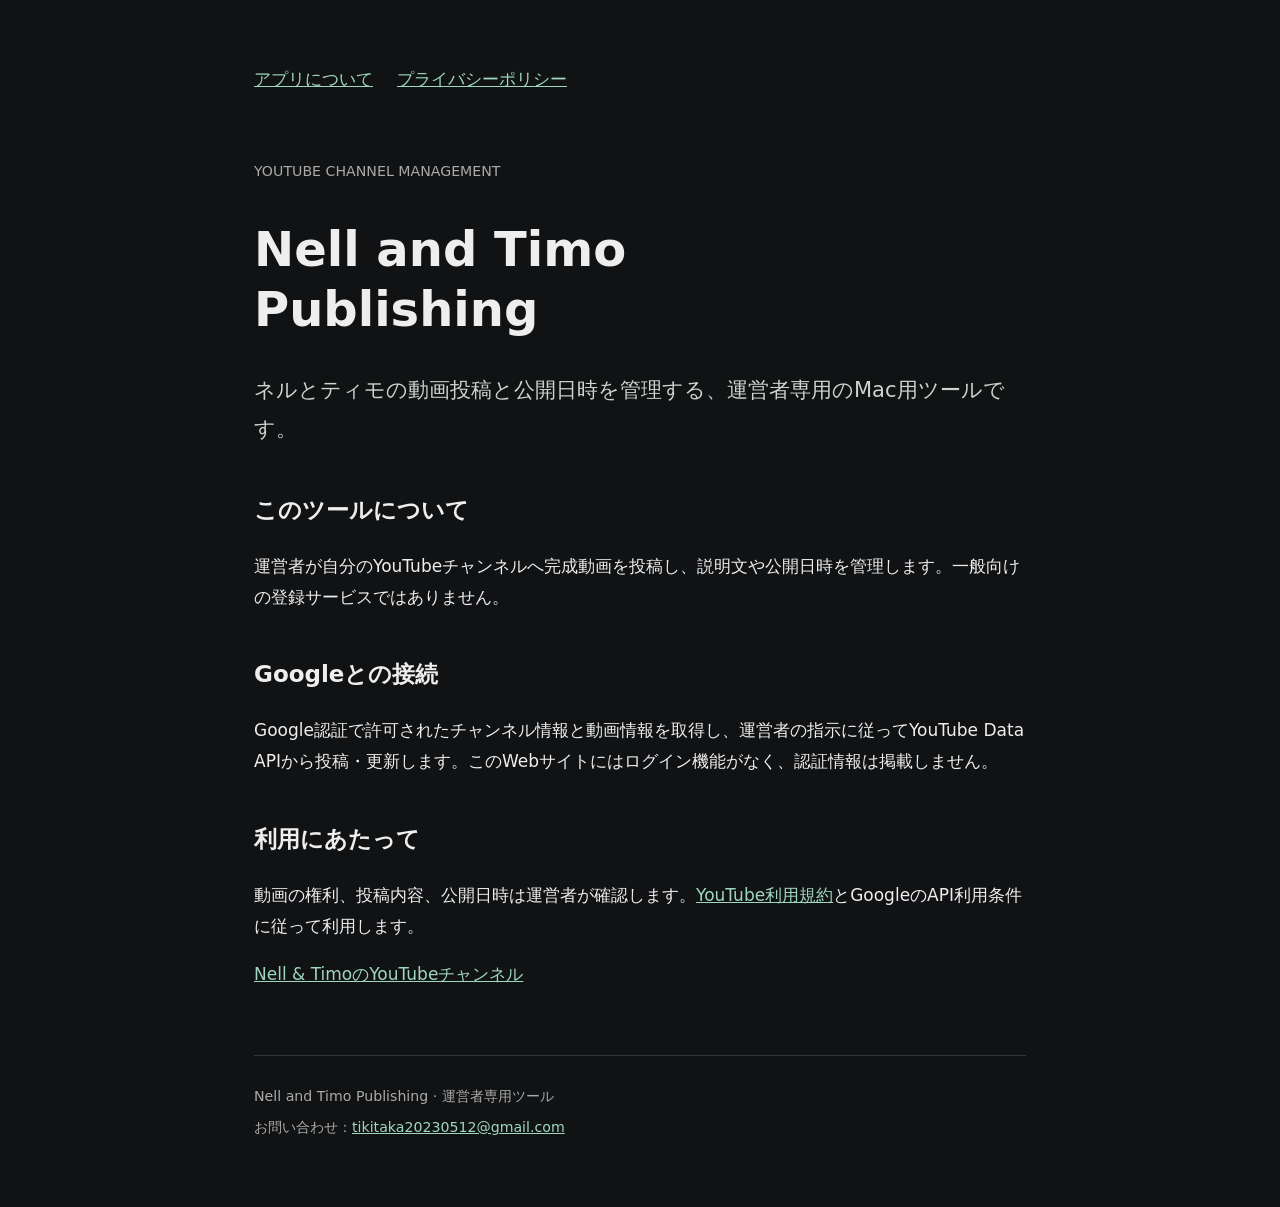
<file: index.html>
<!doctype html><html lang="ja"><meta charset="utf-8"><meta name="viewport" content="width=device-width,initial-scale=1"><title>アプリについて | Nell and Timo Publishing</title><link rel="stylesheet" href="style.css"><main><nav><a href="./">アプリについて</a><a href="privacy.html">プライバシーポリシー</a></nav><small>YOUTUBE CHANNEL MANAGEMENT</small><h1>Nell and Timo<br>Publishing</h1><p class="lead">ネルとティモの動画投稿と公開日時を管理する、運営者専用のMac用ツールです。</p><h2>このツールについて</h2><p>運営者が自分のYouTubeチャンネルへ完成動画を投稿し、説明文や公開日時を管理します。一般向けの登録サービスではありません。</p><h2>Googleとの接続</h2><p>Google認証で許可されたチャンネル情報と動画情報を取得し、運営者の指示に従ってYouTube Data APIから投稿・更新します。このWebサイトにはログイン機能がなく、認証情報は掲載しません。</p><h2>利用にあたって</h2><p>動画の権利、投稿内容、公開日時は運営者が確認します。<a href="https://www.youtube.com/t/terms">YouTube利用規約</a>とGoogleのAPI利用条件に従って利用します。</p><p><a href="https://www.youtube.com/@nellandtimo">Nell &amp; TimoのYouTubeチャンネル</a></p><footer><small>Nell and Timo Publishing · 運営者専用ツール<br>お問い合わせ：<a href="mailto:tikitaka20230512@gmail.com">tikitaka20230512@gmail.com</a></small></footer></main></html>
</file>
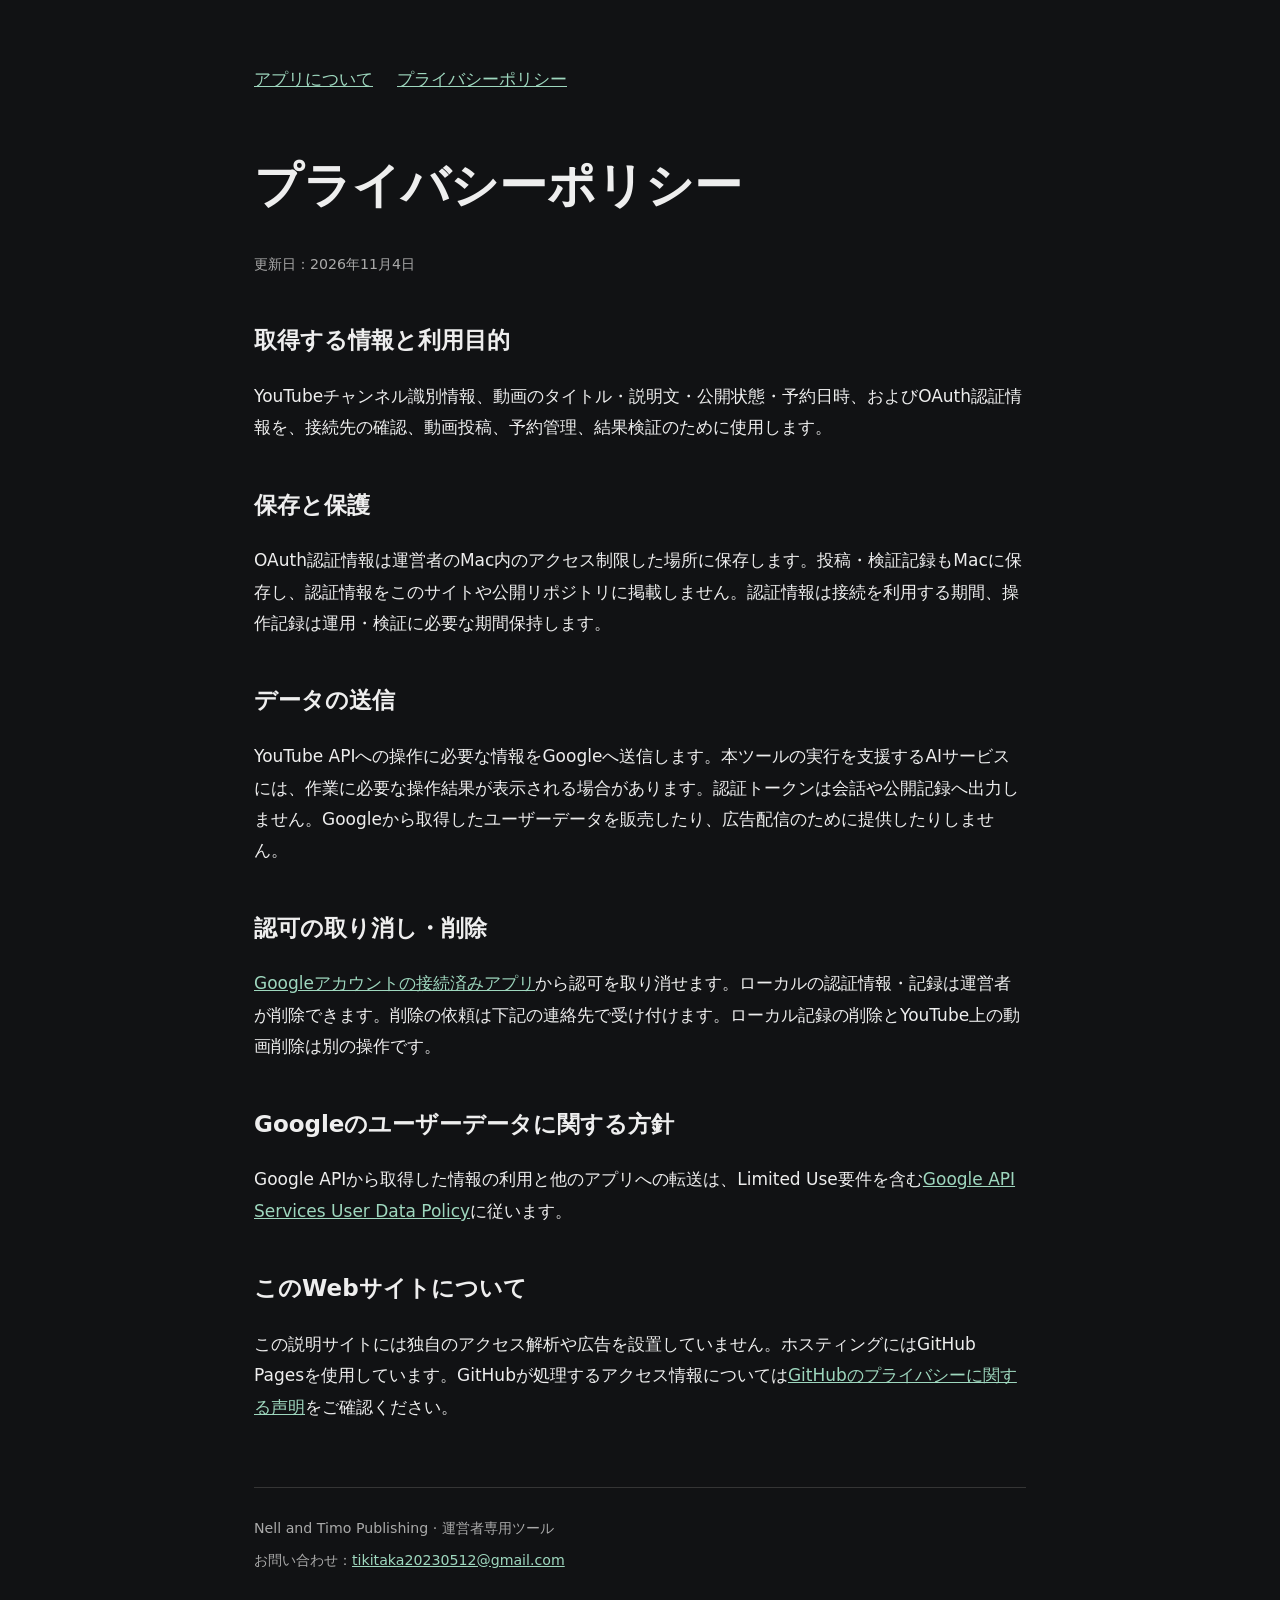
<file: privacy.html>
<!doctype html><html lang="ja"><meta charset="utf-8"><meta name="viewport" content="width=device-width,initial-scale=1"><title>プライバシーポリシー | Nell and Timo Publishing</title><link rel="stylesheet" href="style.css"><main><nav><a href="./">アプリについて</a><a href="privacy.html">プライバシーポリシー</a></nav><h1>プライバシーポリシー</h1><small>更新日：2026年11月4日</small><h2>取得する情報と利用目的</h2><p>YouTubeチャンネル識別情報、動画のタイトル・説明文・公開状態・予約日時、およびOAuth認証情報を、接続先の確認、動画投稿、予約管理、結果検証のために使用します。</p><h2>保存と保護</h2><p>OAuth認証情報は運営者のMac内のアクセス制限した場所に保存します。投稿・検証記録もMacに保存し、認証情報をこのサイトや公開リポジトリに掲載しません。認証情報は接続を利用する期間、操作記録は運用・検証に必要な期間保持します。</p><h2>データの送信</h2><p>YouTube APIへの操作に必要な情報をGoogleへ送信します。本ツールの実行を支援するAIサービスには、作業に必要な操作結果が表示される場合があります。認証トークンは会話や公開記録へ出力しません。Googleから取得したユーザーデータを販売したり、広告配信のために提供したりしません。</p><h2>認可の取り消し・削除</h2><p><a href="https://myaccount.google.com/connections">Googleアカウントの接続済みアプリ</a>から認可を取り消せます。ローカルの認証情報・記録は運営者が削除できます。削除の依頼は下記の連絡先で受け付けます。ローカル記録の削除とYouTube上の動画削除は別の操作です。</p><h2>Googleのユーザーデータに関する方針</h2><p>Google APIから取得した情報の利用と他のアプリへの転送は、Limited Use要件を含む<a href="https://developers.google.com/terms/api-services-user-data-policy">Google API Services User Data Policy</a>に従います。</p><h2>このWebサイトについて</h2><p>この説明サイトには独自のアクセス解析や広告を設置していません。ホスティングにはGitHub Pagesを使用しています。GitHubが処理するアクセス情報については<a href="https://docs.github.com/en/site-policy/privacy-policies/github-general-privacy-statement">GitHubのプライバシーに関する声明</a>をご確認ください。</p><footer><small>Nell and Timo Publishing · 運営者専用ツール<br>お問い合わせ：<a href="mailto:tikitaka20230512@gmail.com">tikitaka20230512@gmail.com</a></small></footer></main></html>
</file>
<file: style.css>
*{box-sizing:border-box}body{margin:0;background:#111214;color:#eee;font:17px/1.85 system-ui,sans-serif}main{max-width:820px;margin:auto;padding:64px 24px}nav{display:flex;gap:24px;margin-bottom:60px}a{color:#9ed7be}h1{font-size:clamp(30px,6vw,48px);line-height:1.25}h2{font-size:23px;margin-top:40px}small{color:#aaa}.lead{font-size:21px;color:#cbd4cf}footer{margin-top:64px;border-top:1px solid #353535;padding-top:24px}
</file>
